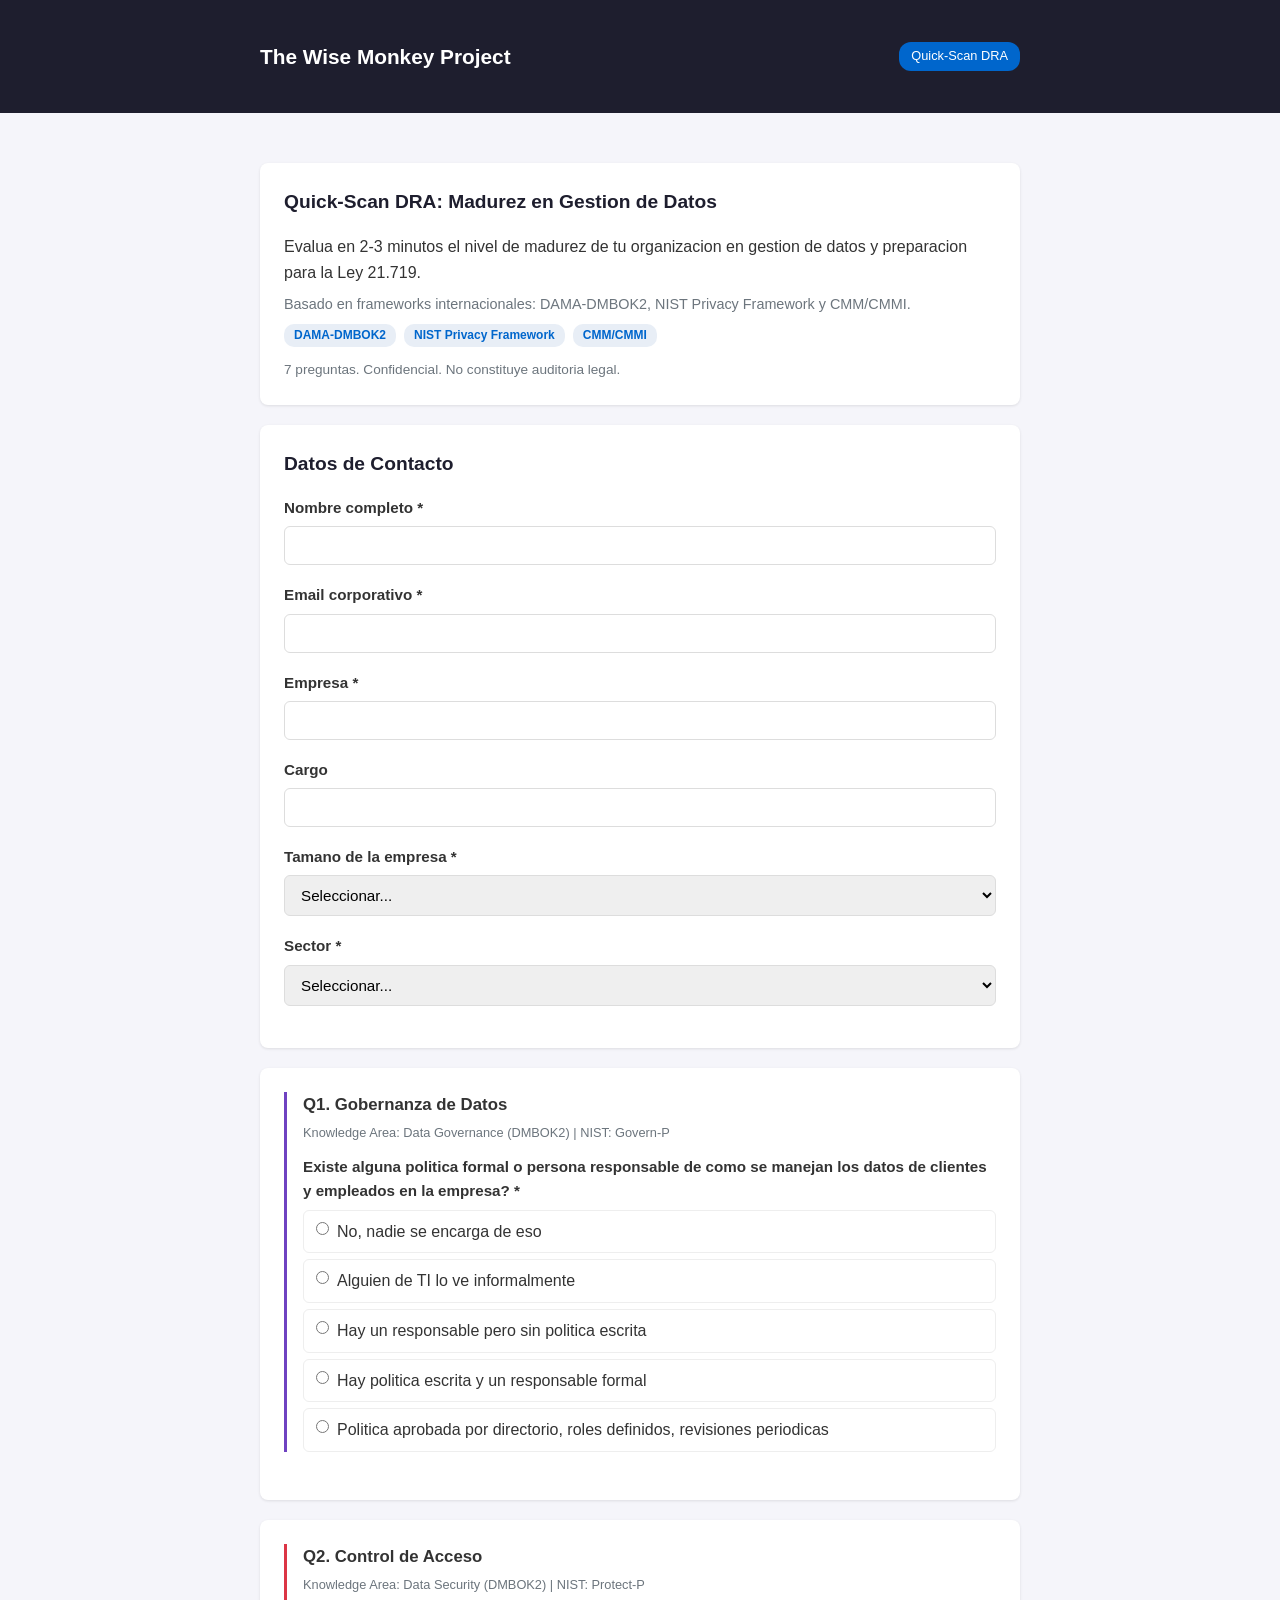
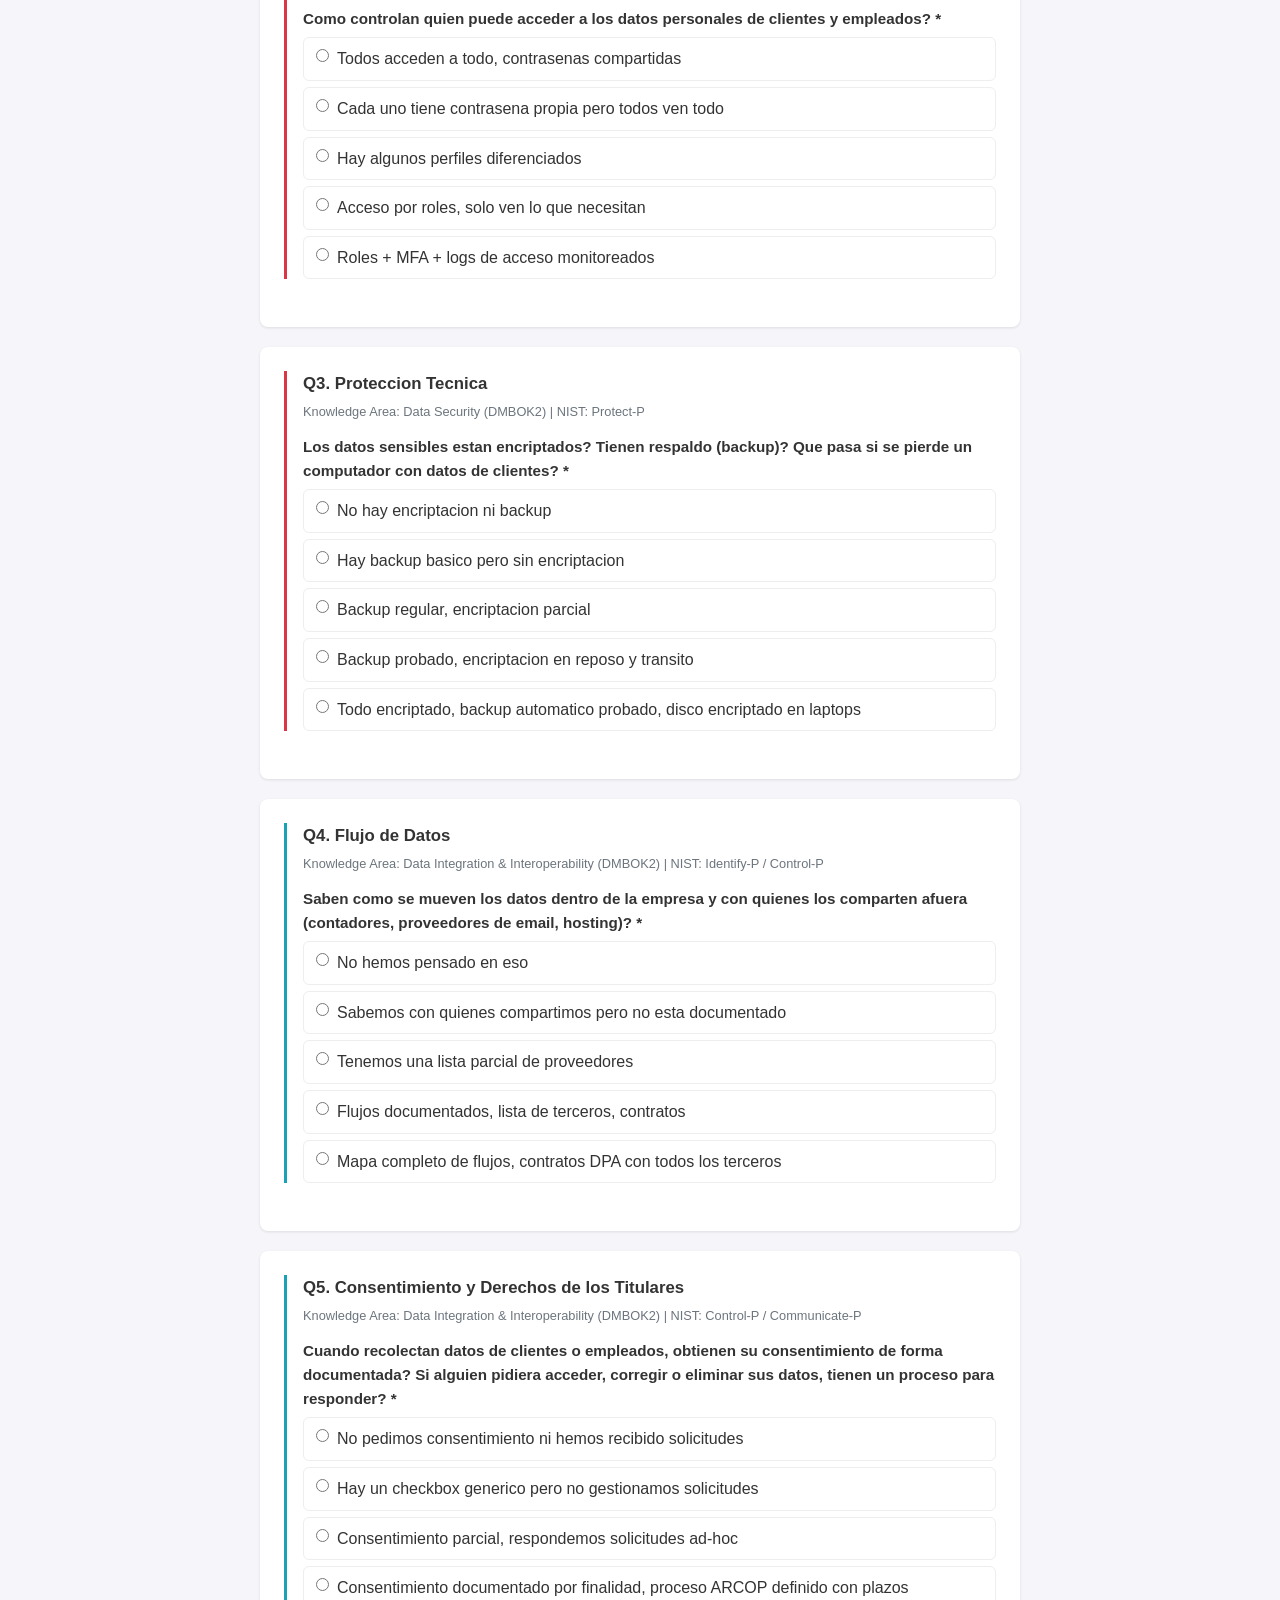
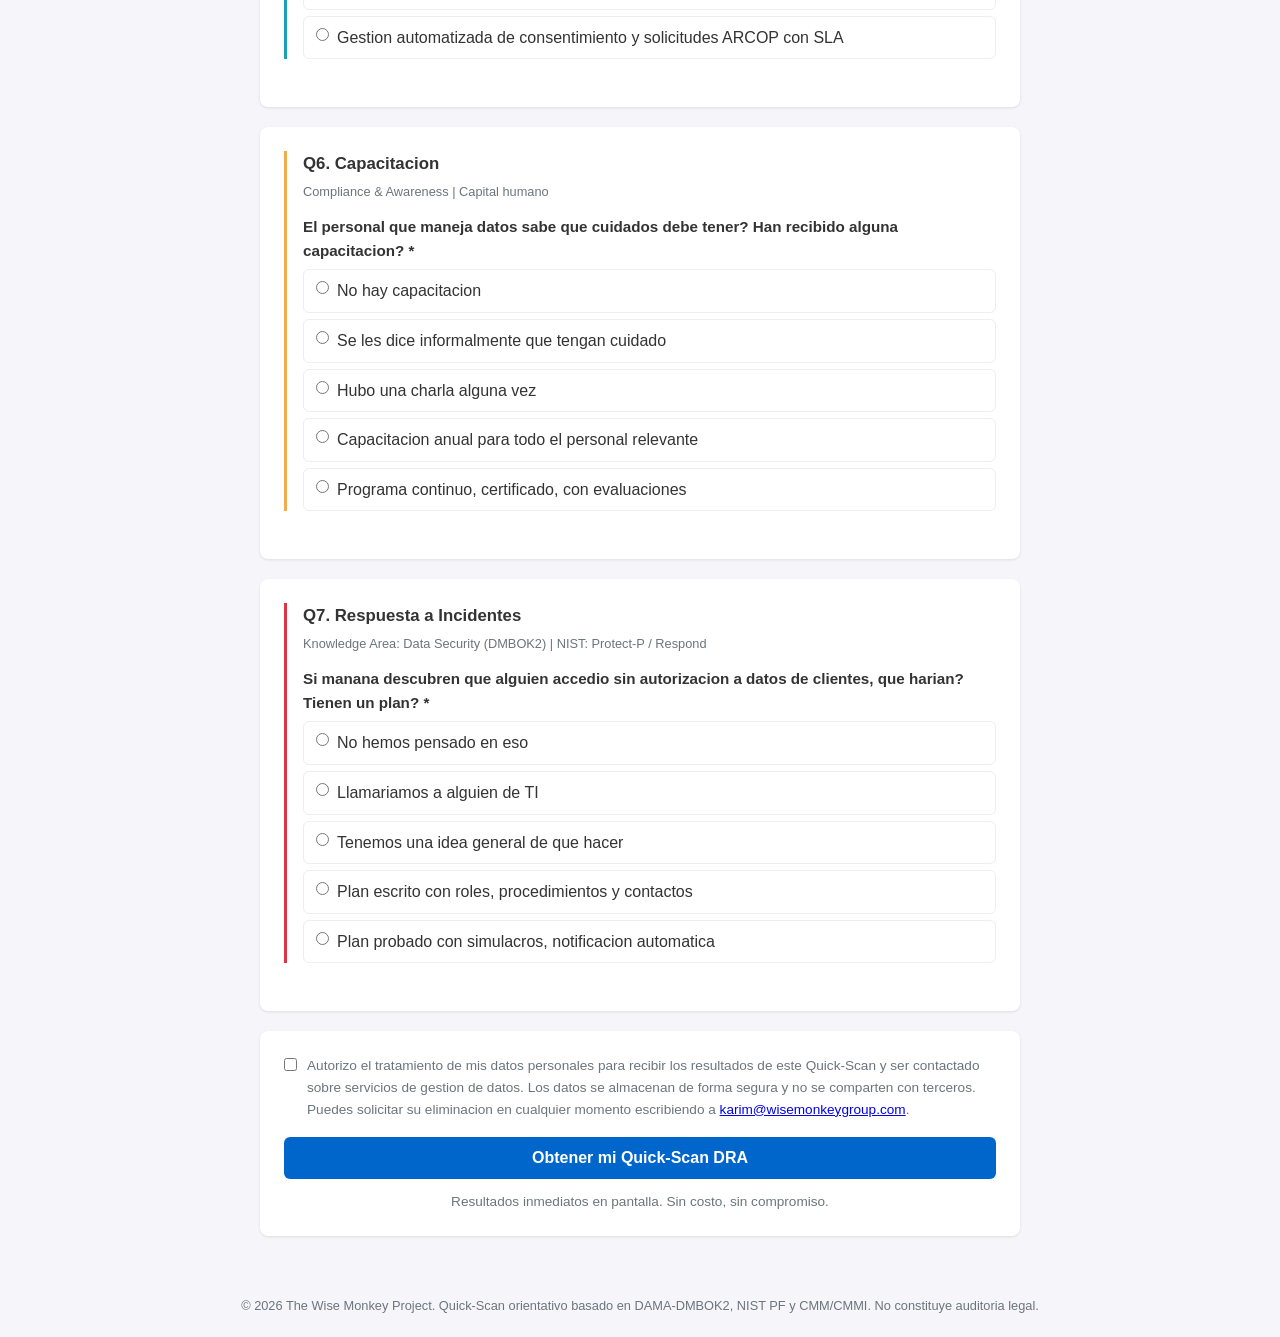
<file: index.html>
<!DOCTYPE html>
<html lang="es">
<head>
    <meta charset="UTF-8">
    <meta name="viewport" content="width=device-width, initial-scale=1.0">
    <title>Quick-Scan DRA - Madurez en Gestion de Datos | The Wise Monkey Project</title>
    <style>
        :root {
            --primary: #0066cc;
            --danger: #dc3545;
            --warning: #f0ad4e;
            --success: #28a745;
            --info: #17a2b8;
            --dark: #1e1e2e;
            --gray: #6c757d;
            --light: #f5f5fa;
            --white: #ffffff;
        }
        * { box-sizing: border-box; margin: 0; padding: 0; }
        body {
            font-family: -apple-system, BlinkMacSystemFont, 'Segoe UI', Roboto, sans-serif;
            color: #333; line-height: 1.6; background: var(--light);
        }
        .container { max-width: 800px; margin: 0 auto; padding: 20px; }
        .header {
            background: var(--dark); color: var(--white); padding: 20px 0; margin-bottom: 30px;
        }
        .header .container { display: flex; justify-content: space-between; align-items: center; }
        .header h1 { font-size: 1.3rem; font-weight: 600; }
        .header .badge { background: var(--primary); padding: 4px 12px; border-radius: 12px; font-size: 0.8rem; }
        .card {
            background: var(--white); border-radius: 8px; padding: 24px;
            margin-bottom: 20px; box-shadow: 0 1px 3px rgba(0,0,0,0.1);
        }
        .card h2 { font-size: 1.2rem; margin-bottom: 16px; color: var(--dark); }
        .form-group { margin-bottom: 18px; }
        .form-group > label {
            display: block; font-weight: 600; margin-bottom: 6px; font-size: 0.95rem;
        }
        .form-group input[type="text"],
        .form-group input[type="email"],
        .form-group select {
            width: 100%; padding: 10px 12px; border: 1px solid #ddd;
            border-radius: 6px; font-size: 0.95rem;
        }
        .form-group input:focus, .form-group select:focus {
            border-color: var(--primary); outline: none;
            box-shadow: 0 0 0 2px rgba(0,102,204,0.15);
        }
        .radio-group {
            display: flex; flex-direction: column; gap: 6px; margin-top: 6px;
        }
        .radio-group label {
            font-weight: 400; display: flex; align-items: flex-start; gap: 8px;
            padding: 8px 12px; border: 1px solid #eee; border-radius: 6px;
            cursor: pointer; transition: background 0.15s;
        }
        .radio-group label:hover { background: var(--light); }
        .radio-group input[type="radio"] { margin-top: 3px; flex-shrink: 0; }
        .ka-section { border-left: 3px solid var(--primary); padding-left: 16px; margin-bottom: 24px; }
        .ka-section.ka-governance { border-color: #6f42c1; }
        .ka-section.ka-security { border-color: var(--danger); }
        .ka-section.ka-integration { border-color: var(--info); }
        .ka-section.ka-awareness { border-color: var(--warning); }
        .ka-title { font-size: 1.05rem; font-weight: 700; margin-bottom: 4px; }
        .ka-subtitle { font-size: 0.8rem; color: var(--gray); margin-bottom: 12px; }
        .btn {
            display: inline-block; padding: 12px 28px; border: none; border-radius: 6px;
            font-size: 1rem; font-weight: 600; cursor: pointer; text-decoration: none;
            transition: opacity 0.15s;
        }
        .btn:hover { opacity: 0.9; }
        .btn-primary { background: var(--primary); color: var(--white); }
        .btn-block { display: block; width: 100%; text-align: center; }
        .btn:disabled { opacity: 0.6; cursor: not-allowed; }
        .framework-badges {
            display: flex; gap: 8px; flex-wrap: wrap; margin-top: 8px;
        }
        .framework-badge {
            background: #e8eef6; color: var(--primary); padding: 2px 10px;
            border-radius: 10px; font-size: 0.75rem; font-weight: 600;
        }

        /* Results */
        .result-banner {
            text-align: center; padding: 30px; border-radius: 8px; margin-bottom: 20px;
        }
        .result-banner.critico { background: #fde8ea; border: 2px solid var(--danger); }
        .result-banner.bajo { background: #fff3e0; border: 2px solid var(--warning); }
        .result-banner.medio { background: #e8f5e9; border: 2px solid var(--success); }
        .result-banner.alto { background: #e3f2fd; border: 2px solid var(--info); }
        .result-banner h2 { font-size: 1.5rem; margin-bottom: 8px; }
        .score-big { font-size: 2.5rem; font-weight: 700; margin: 8px 0; }
        .progress-bar {
            height: 10px; background: #e9ecef; border-radius: 5px; overflow: hidden; margin-top: 4px;
        }
        .progress-bar .fill { height: 100%; border-radius: 5px; transition: width 0.6s ease; }
        .ka-result { margin-bottom: 16px; }
        .ka-result-header { display: flex; justify-content: space-between; font-size: 0.9rem; margin-bottom: 4px; }
        .hidden { display: none; }

        /* Print styles */
        @media print {
            body { background: white; }
            .header { margin-bottom: 10px; }
            .card { box-shadow: none; border: 1px solid #ddd; break-inside: avoid; }
            .no-print { display: none !important; }
            .result-banner { break-inside: avoid; }
        }
        @media (max-width: 600px) {
            .container { padding: 12px; }
            .card { padding: 16px; }
            .framework-badges { justify-content: center; }
        }
    </style>
</head>
<body>
    <div class="header">
        <div class="container">
            <h1>The Wise Monkey Project</h1>
            <span class="badge" id="headerBadge">Quick-Scan DRA</span>
        </div>
    </div>

    <!-- ==================== FORMULARIO ==================== -->
    <div class="container" id="formSection">
        <div class="card">
            <h2>Quick-Scan DRA: Madurez en Gestion de Datos</h2>
            <p>Evalua en 2-3 minutos el nivel de madurez de tu organizacion en gestion de datos y preparacion para la Ley 21.719.</p>
            <p style="color: var(--gray); font-size: 0.9rem; margin-top: 8px;">
                Basado en frameworks internacionales: DAMA-DMBOK2, NIST Privacy Framework y CMM/CMMI.
            </p>
            <div class="framework-badges">
                <span class="framework-badge">DAMA-DMBOK2</span>
                <span class="framework-badge">NIST Privacy Framework</span>
                <span class="framework-badge">CMM/CMMI</span>
            </div>
            <p style="color: var(--gray); font-size: 0.85rem; margin-top: 12px;">
                7 preguntas. Confidencial. No constituye auditoria legal.
            </p>
        </div>

        <form id="quickScanForm" onsubmit="return procesarQuickScan(event)">

            <!-- DATOS DE CONTACTO -->
            <div class="card">
                <h2>Datos de Contacto</h2>
                <div class="form-group">
                    <label for="nombre_contacto">Nombre completo *</label>
                    <input type="text" id="nombre_contacto" name="nombre_contacto" required minlength="2" maxlength="100">
                </div>
                <div class="form-group">
                    <label for="email">Email corporativo *</label>
                    <input type="email" id="email" name="email" required>
                </div>
                <div class="form-group">
                    <label for="empresa">Empresa *</label>
                    <input type="text" id="empresa" name="empresa" required minlength="2" maxlength="100">
                </div>
                <div class="form-group">
                    <label for="cargo">Cargo</label>
                    <input type="text" id="cargo" name="cargo" maxlength="100">
                </div>
                <div class="form-group">
                    <label for="tamano">Tamano de la empresa *</label>
                    <select id="tamano" name="tamano" required>
                        <option value="">Seleccionar...</option>
                        <option value="micro_pyme">Micro/Pyme (1-49 empleados)</option>
                        <option value="mediana">Mediana (50-199 empleados)</option>
                        <option value="grande">Grande (200+ empleados)</option>
                    </select>
                </div>
                <div class="form-group">
                    <label for="sector">Sector *</label>
                    <select id="sector" name="sector" required>
                        <option value="">Seleccionar...</option>
                        <option value="fintech">Fintech / Financiero</option>
                        <option value="salud">Salud</option>
                        <option value="retail">Retail / Comercio</option>
                        <option value="educacion">Educacion</option>
                        <option value="servicios">Servicios</option>
                        <option value="otro">Otro</option>
                    </select>
                </div>
            </div>

            <!-- Q1: GOBERNANZA DE DATOS -->
            <div class="card">
                <div class="ka-section ka-governance">
                    <div class="ka-title">Q1. Gobernanza de Datos</div>
                    <div class="ka-subtitle">Knowledge Area: Data Governance (DMBOK2) | NIST: Govern-P</div>
                    <div class="form-group">
                        <label>Existe alguna politica formal o persona responsable de como se manejan los datos de clientes y empleados en la empresa? *</label>
                        <div class="radio-group">
                            <label><input type="radio" name="q1" value="0" required> No, nadie se encarga de eso</label>
                            <label><input type="radio" name="q1" value="1"> Alguien de TI lo ve informalmente</label>
                            <label><input type="radio" name="q1" value="2"> Hay un responsable pero sin politica escrita</label>
                            <label><input type="radio" name="q1" value="3"> Hay politica escrita y un responsable formal</label>
                            <label><input type="radio" name="q1" value="4"> Politica aprobada por directorio, roles definidos, revisiones periodicas</label>
                        </div>
                    </div>
                </div>
            </div>

            <!-- Q2: SEGURIDAD - CONTROL DE ACCESO -->
            <div class="card">
                <div class="ka-section ka-security">
                    <div class="ka-title">Q2. Control de Acceso</div>
                    <div class="ka-subtitle">Knowledge Area: Data Security (DMBOK2) | NIST: Protect-P</div>
                    <div class="form-group">
                        <label>Como controlan quien puede acceder a los datos personales de clientes y empleados? *</label>
                        <div class="radio-group">
                            <label><input type="radio" name="q2" value="0" required> Todos acceden a todo, contrasenas compartidas</label>
                            <label><input type="radio" name="q2" value="1"> Cada uno tiene contrasena propia pero todos ven todo</label>
                            <label><input type="radio" name="q2" value="2"> Hay algunos perfiles diferenciados</label>
                            <label><input type="radio" name="q2" value="3"> Acceso por roles, solo ven lo que necesitan</label>
                            <label><input type="radio" name="q2" value="4"> Roles + MFA + logs de acceso monitoreados</label>
                        </div>
                    </div>
                </div>
            </div>

            <!-- Q3: SEGURIDAD - PROTECCION TECNICA -->
            <div class="card">
                <div class="ka-section ka-security">
                    <div class="ka-title">Q3. Proteccion Tecnica</div>
                    <div class="ka-subtitle">Knowledge Area: Data Security (DMBOK2) | NIST: Protect-P</div>
                    <div class="form-group">
                        <label>Los datos sensibles estan encriptados? Tienen respaldo (backup)? Que pasa si se pierde un computador con datos de clientes? *</label>
                        <div class="radio-group">
                            <label><input type="radio" name="q3" value="0" required> No hay encriptacion ni backup</label>
                            <label><input type="radio" name="q3" value="1"> Hay backup basico pero sin encriptacion</label>
                            <label><input type="radio" name="q3" value="2"> Backup regular, encriptacion parcial</label>
                            <label><input type="radio" name="q3" value="3"> Backup probado, encriptacion en reposo y transito</label>
                            <label><input type="radio" name="q3" value="4"> Todo encriptado, backup automatico probado, disco encriptado en laptops</label>
                        </div>
                    </div>
                </div>
            </div>

            <!-- Q4: INTEGRACION - FLUJO DE DATOS -->
            <div class="card">
                <div class="ka-section ka-integration">
                    <div class="ka-title">Q4. Flujo de Datos</div>
                    <div class="ka-subtitle">Knowledge Area: Data Integration & Interoperability (DMBOK2) | NIST: Identify-P / Control-P</div>
                    <div class="form-group">
                        <label>Saben como se mueven los datos dentro de la empresa y con quienes los comparten afuera (contadores, proveedores de email, hosting)? *</label>
                        <div class="radio-group">
                            <label><input type="radio" name="q4" value="0" required> No hemos pensado en eso</label>
                            <label><input type="radio" name="q4" value="1"> Sabemos con quienes compartimos pero no esta documentado</label>
                            <label><input type="radio" name="q4" value="2"> Tenemos una lista parcial de proveedores</label>
                            <label><input type="radio" name="q4" value="3"> Flujos documentados, lista de terceros, contratos</label>
                            <label><input type="radio" name="q4" value="4"> Mapa completo de flujos, contratos DPA con todos los terceros</label>
                        </div>
                    </div>
                </div>
            </div>

            <!-- Q5: INTEGRATION - CONSENTIMIENTO Y DERECHOS ARCOP -->
            <div class="card">
                <div class="ka-section ka-integration">
                    <div class="ka-title">Q5. Consentimiento y Derechos de los Titulares</div>
                    <div class="ka-subtitle">Knowledge Area: Data Integration & Interoperability (DMBOK2) | NIST: Control-P / Communicate-P</div>
                    <div class="form-group">
                        <label>Cuando recolectan datos de clientes o empleados, obtienen su consentimiento de forma documentada? Si alguien pidiera acceder, corregir o eliminar sus datos, tienen un proceso para responder? *</label>
                        <div class="radio-group">
                            <label><input type="radio" name="q5" value="0" required> No pedimos consentimiento ni hemos recibido solicitudes</label>
                            <label><input type="radio" name="q5" value="1"> Hay un checkbox generico pero no gestionamos solicitudes</label>
                            <label><input type="radio" name="q5" value="2"> Consentimiento parcial, respondemos solicitudes ad-hoc</label>
                            <label><input type="radio" name="q5" value="3"> Consentimiento documentado por finalidad, proceso ARCOP definido con plazos</label>
                            <label><input type="radio" name="q5" value="4"> Gestion automatizada de consentimiento y solicitudes ARCOP con SLA</label>
                        </div>
                    </div>
                </div>
            </div>

            <!-- Q6: AWARENESS - CAPACITACION -->
            <div class="card">
                <div class="ka-section ka-awareness">
                    <div class="ka-title">Q6. Capacitacion</div>
                    <div class="ka-subtitle">Compliance & Awareness | Capital humano</div>
                    <div class="form-group">
                        <label>El personal que maneja datos sabe que cuidados debe tener? Han recibido alguna capacitacion? *</label>
                        <div class="radio-group">
                            <label><input type="radio" name="q6" value="0" required> No hay capacitacion</label>
                            <label><input type="radio" name="q6" value="1"> Se les dice informalmente que tengan cuidado</label>
                            <label><input type="radio" name="q6" value="2"> Hubo una charla alguna vez</label>
                            <label><input type="radio" name="q6" value="3"> Capacitacion anual para todo el personal relevante</label>
                            <label><input type="radio" name="q6" value="4"> Programa continuo, certificado, con evaluaciones</label>
                        </div>
                    </div>
                </div>
            </div>

            <!-- Q7: SEGURIDAD - RESPUESTA A INCIDENTES -->
            <div class="card">
                <div class="ka-section ka-security">
                    <div class="ka-title">Q7. Respuesta a Incidentes</div>
                    <div class="ka-subtitle">Knowledge Area: Data Security (DMBOK2) | NIST: Protect-P / Respond</div>
                    <div class="form-group">
                        <label>Si manana descubren que alguien accedio sin autorizacion a datos de clientes, que harian? Tienen un plan? *</label>
                        <div class="radio-group">
                            <label><input type="radio" name="q7" value="0" required> No hemos pensado en eso</label>
                            <label><input type="radio" name="q7" value="1"> Llamariamos a alguien de TI</label>
                            <label><input type="radio" name="q7" value="2"> Tenemos una idea general de que hacer</label>
                            <label><input type="radio" name="q7" value="3"> Plan escrito con roles, procedimientos y contactos</label>
                            <label><input type="radio" name="q7" value="4"> Plan probado con simulacros, notificacion automatica</label>
                        </div>
                    </div>
                </div>
            </div>

            <div class="card" style="text-align: center;">
                <div style="text-align: left; margin-bottom: 16px;">
                    <label style="display: flex; align-items: flex-start; gap: 10px; font-weight: 400; font-size: 0.85rem; color: var(--gray); cursor: pointer;">
                        <input type="checkbox" id="consentimiento" required style="margin-top: 3px; flex-shrink: 0;">
                        <span>Autorizo el tratamiento de mis datos personales para recibir los resultados de este Quick-Scan y ser contactado sobre servicios de gestion de datos. Los datos se almacenan de forma segura y no se comparten con terceros. Puedes solicitar su eliminacion en cualquier momento escribiendo a <a href="mailto:karim@wisemonkeygroup.com">karim@wisemonkeygroup.com</a>.</span>
                    </label>
                </div>
                <button type="submit" class="btn btn-primary btn-block" id="submitBtn">Obtener mi Quick-Scan DRA</button>
                <p style="margin-top: 12px; font-size: 0.85rem; color: var(--gray);">
                    Resultados inmediatos en pantalla. Sin costo, sin compromiso.
                </p>
            </div>
        </form>
    </div>

    <!-- ==================== RESULTADOS ==================== -->
    <div class="container hidden" id="resultSection">
        <!-- Populated by JavaScript -->
    </div>

    <div style="text-align: center; padding: 20px; color: var(--gray); font-size: 0.8rem;">
        &copy; 2026 The Wise Monkey Project. Quick-Scan orientativo basado en DAMA-DMBOK2, NIST PF y CMM/CMMI. No constituye auditoria legal.
    </div>

    <script>
    // ============================================================
    // QUICK-SCAN DRA SCORING ENGINE
    // Replica de QuickScanScoring (DRA src/scoring.py)
    // 7 preguntas, escala 0-4, score 0-100%
    // ============================================================

    const QUESTIONS = ['q1', 'q2', 'q3', 'q4', 'q5', 'q6', 'q7'];

    const QUESTION_LABELS = {
        q1: 'Gobernanza de Datos',
        q2: 'Control de Acceso',
        q3: 'Proteccion Tecnica',
        q4: 'Flujo de Datos',
        q5: 'Consentimiento y Derechos ARCOP',
        q6: 'Capacitacion',
        q7: 'Respuesta a Incidentes'
    };

    // Mapeo pregunta → Knowledge Area (DMBOK2)
    const KA_MAPPING = {
        q1: 'governance',
        q2: 'security',
        q3: 'security',
        q4: 'integration',
        q5: 'integration',
        q6: 'governance',
        q7: 'security'
    };

    const KA_NAMES = {
        governance: 'Data Governance',
        security: 'Data Security',
        integration: 'Data Integration & Interoperability'
    };

    const KA_COLORS = {
        governance: '#6f42c1',
        security: '#dc3545',
        integration: '#17a2b8'
    };

    const LEVELS = [
        { min: 0, max: 25, nivel: 'Critico', clase: 'critico', rec: 'DRA Assessment urgente — minimo 3 Knowledge Areas. Alto riesgo regulatorio ante la Ley 21.719.' },
        { min: 26, max: 50, nivel: 'Bajo', clase: 'bajo', rec: 'DRA Assessment recomendado — priorizar las Knowledge Areas con peor score para cerrar brechas criticas.' },
        { min: 51, max: 75, nivel: 'Medio', clase: 'medio', rec: 'DRA Assessment selectivo — foco en gaps especificos identificados en las areas mas debiles.' },
        { min: 76, max: 100, nivel: 'Alto', clase: 'alto', rec: 'Buen nivel de madurez. Recomendamos DRA lite o monitoreo periodico para mantener el cumplimiento.' }
    ];

    const CRITICAL_AREA_LABELS = {
        governance: 'Gobernanza de Datos — Sin estructura formal de gestion de datos ni roles definidos.',
        security: 'Seguridad de Datos — Controles insuficientes para proteger datos personales.',
        integration: 'Integracion de Datos — Flujos de datos no mapeados ni controlados con terceros.'
    };

    // ---- CONFIGURABLE: Link de WhatsApp ----
    const WHATSAPP_URL = "https://wa.me/56988044140?text=Hola%2C%20acabo%20de%20completar%20el%20Quick-Scan%20DRA%20y%20me%20gustar%C3%ADa%20saber%20m%C3%A1s%20sobre%20el%20DRA%20Assessment.";

    // ---- CONFIGURABLE: URL de tu Google Apps Script (web app) ----
    const GOOGLE_SHEET_URL = "https://script.google.com/macros/s/AKfycbzUyrZdc_nNCJHN_4wnrJITaiP1FFuA8PPB3TuHmP_y8T2pwJ0ZLHrmdUvbhzW7j9TgVA/exec";

    function getRadioValue(name) {
        const el = document.querySelector(`input[name="${name}"]:checked`);
        return el ? parseInt(el.value) : 0;
    }

    function calcularQuickScan() {
        const responses = {};
        for (const q of QUESTIONS) {
            responses[q] = getRadioValue(q);
        }

        const total = Object.values(responses).reduce((sum, v) => sum + v, 0);
        const maxScore = QUESTIONS.length * 4; // 28
        const percentage = Math.round((total / maxScore) * 100);

        // Determine level
        let nivel = 'Desconocido';
        let clase = 'bajo';
        let recommendation = '';
        for (const lv of LEVELS) {
            if (percentage >= lv.min && percentage <= lv.max) {
                nivel = lv.nivel;
                clase = lv.clase;
                recommendation = lv.rec;
                break;
            }
        }

        // Calculate KA averages
        const kaScores = {};
        const kaCounts = {};
        for (const q of QUESTIONS) {
            const ka = KA_MAPPING[q];
            kaScores[ka] = (kaScores[ka] || 0) + responses[q];
            kaCounts[ka] = (kaCounts[ka] || 0) + 1;
        }
        const kaAverages = {};
        for (const ka of Object.keys(kaScores)) {
            kaAverages[ka] = kaScores[ka] / kaCounts[ka];
        }

        // Identify critical area (lowest KA average)
        let criticalKA = Object.keys(kaAverages).reduce((a, b) => kaAverages[a] <= kaAverages[b] ? a : b);

        // Sort KAs by score (ascending = most needy first)
        const suggestedKAs = Object.keys(kaAverages).sort((a, b) => kaAverages[a] - kaAverages[b]);

        // Per-question details for gap analysis
        const questionDetails = QUESTIONS.map(q => ({
            key: q,
            label: QUESTION_LABELS[q],
            ka: KA_MAPPING[q],
            score: responses[q],
            maxScore: 4
        }));

        // Financial exposure based on level
        let exposure;
        if (nivel === 'Critico') {
            exposure = 'USD $350,000 - $1,400,000 (multas graves a gravisimas)';
        } else if (nivel === 'Bajo') {
            exposure = 'USD $50,000 - $700,000 (multas leves a graves)';
        } else if (nivel === 'Medio') {
            exposure = 'Exposicion moderada — brechas especificas pueden generar multas leves';
        } else {
            exposure = 'Riesgo financiero bajo con controles actuales';
        }

        return {
            responses,
            total,
            maxScore,
            percentage,
            nivel,
            clase,
            recommendation,
            kaAverages,
            criticalKA,
            suggestedKAs,
            questionDetails,
            exposure
        };
    }

    function barColor(score, max) {
        const pct = (score / max) * 100;
        if (pct <= 25) return 'var(--danger)';
        if (pct <= 50) return 'var(--warning)';
        if (pct <= 75) return 'var(--success)';
        return 'var(--info)';
    }

    function renderResultados(result, contacto) {
        let html = '';

        // Banner with score
        html += `
            <div class="result-banner ${result.clase}">
                <p style="font-size:0.9rem; text-transform:uppercase; letter-spacing:1px; margin-bottom:4px;">Nivel de Madurez</p>
                <h2>${result.nivel}</h2>
                <div class="score-big">${result.percentage}%</div>
                <p>${result.total}/${result.maxScore} puntos</p>
                <p style="font-size:0.85rem; margin-top:8px; color:var(--gray);">${contacto.empresa} | ${contacto.nombre}</p>
            </div>`;

        // KA scores
        html += `<div class="card"><h2>Score por Knowledge Area (DMBOK2)</h2>`;
        for (const ka of ['governance', 'security', 'integration']) {
            const avg = result.kaAverages[ka] || 0;
            const pct = Math.round((avg / 4) * 100);
            const isCritical = ka === result.criticalKA;
            html += `
                <div class="ka-result" ${isCritical ? 'style="background:#fff5f5; padding:10px; border-radius:6px; margin:0 -10px 16px -10px;"' : ''}>
                    <div class="ka-result-header">
                        <strong style="color:${KA_COLORS[ka]}">${KA_NAMES[ka]}${isCritical ? ' (Area Critica)' : ''}</strong>
                        <span>${pct}% (${avg.toFixed(1)}/4.0)</span>
                    </div>
                    <div class="progress-bar">
                        <div class="fill" style="width:${pct}%; background:${KA_COLORS[ka]};"></div>
                    </div>
                </div>`;
        }
        html += `</div>`;

        // Detail per question
        html += `<div class="card"><h2>Detalle por Pregunta</h2>`;
        for (const q of result.questionDetails) {
            const pct = Math.round((q.score / q.maxScore) * 100);
            html += `
                <div style="margin-bottom:12px;">
                    <div style="display:flex; justify-content:space-between; font-size:0.85rem;">
                        <span>${q.label}</span>
                        <span style="color:var(--gray); font-weight:600;">${q.score}/${q.maxScore}</span>
                    </div>
                    <div class="progress-bar">
                        <div class="fill" style="width:${pct}%; background:${barColor(q.score, q.maxScore)};"></div>
                    </div>
                </div>`;
        }
        html += `</div>`;

        // Critical area (solo mostrar si hay brecha real)
        if (result.percentage < 76) {
            html += `
                <div class="card" style="border-left: 4px solid var(--danger);">
                    <h2 style="color: var(--danger);">Area Critica Identificada</h2>
                    <p style="font-weight:600; margin-bottom:8px;">${KA_NAMES[result.criticalKA]}</p>
                    <p>${CRITICAL_AREA_LABELS[result.criticalKA]}</p>
                </div>`;
        } else {
            html += `
                <div class="card" style="border-left: 4px solid var(--info);">
                    <h2 style="color: var(--info);">Estado General</h2>
                    <p>Su organizacion muestra buen nivel de madurez en las 3 Knowledge Areas evaluadas. Un DRA Assessment lite puede validar el cumplimiento y detectar oportunidades de mejora.</p>
                </div>`;
        }

        // Financial exposure
        html += `
            <div class="card">
                <h2>Exposicion Financiera Estimada (Ley 21.719)</h2>
                <p style="font-size:1.1rem; font-weight:600;">${result.exposure}</p>
                <p style="font-size:0.85rem; color:var(--gray); margin-top:8px;">
                    Basado en regimen sancionatorio: leves hasta ~$350K USD, graves ~$700K USD, gravisimas ~$1.4M USD. Reincidencia: 2-4% ingresos anuales.
                </p>
            </div>`;

        // Recommendation
        html += `
            <div class="card">
                <h2>Recomendacion</h2>
                <p>${result.recommendation}</p>
                <p style="margin-top:12px; font-size:0.9rem;">
                    <strong>Knowledge Areas sugeridas para DRA Assessment:</strong>
                    ${result.suggestedKAs.map(ka => KA_NAMES[ka]).join(' → ')}
                </p>
            </div>`;

        // Frameworks used
        html += `
            <div class="card">
                <h2>Metodologia Aplicada</h2>
                <p style="font-size:0.9rem;">Este Quick-Scan evalua 3 Knowledge Areas criticas usando triple framework:</p>
                <ul style="margin-top:8px; padding-left:20px; font-size:0.9rem;">
                    <li><strong>DAMA-DMBOK2</strong> — QUE evaluar (Knowledge Areas de gestion de datos)</li>
                    <li><strong>NIST Privacy Framework</strong> — CONTRA QUE comparar (Current vs Target Profile)</li>
                    <li><strong>CMM/CMMI</strong> — COMO medir (niveles 0-4 de madurez simplificados)</li>
                </ul>
                <p style="font-size:0.85rem; color:var(--gray); margin-top:8px;">
                    El DRA Assessment completo profundiza en 5 subdimensiones por KA (roles, procesos, herramientas, calidad, riesgos) con escala CMM 0-5.
                </p>
            </div>`;

        // CTA
        html += `
            <div class="card" style="text-align:center; background:var(--dark); color:var(--white);">
                <h2 style="color:var(--white);">Siguiente Paso: DRA Assessment</h2>
                <p style="margin-bottom:16px;">
                    Obtiene un diagnostico completo con gap analysis detallado, roadmap priorizado y quick wins implementables en semanas.
                </p>
                <a href="${WHATSAPP_URL}" class="btn btn-primary" target="_blank" style="background:#25D366; margin-bottom:12px;">
                    Solicitar DRA Assessment por WhatsApp
                </a>
                <p style="font-size:0.85rem; color:rgba(255,255,255,0.7); margin-top:12px;">
                    Conversacion de 15 min sin compromiso para entender tu situacion.
                </p>
            </div>`;

        // Print button
        html += `
            <div class="card no-print" style="text-align:center;">
                <button class="btn btn-primary" onclick="window.print()">Guardar como PDF</button>
                <p style="margin-top:8px; font-size:0.85rem; color:var(--gray);">
                    Usa "Guardar como PDF" en el dialogo de impresion para obtener tu reporte.
                </p>
            </div>`;

        document.getElementById('resultSection').innerHTML = html;
    }

    async function enviarAGoogleSheet(contacto, result) {
        if (!GOOGLE_SHEET_URL) return;
        try {
            const payload = {
                timestamp: new Date().toISOString(),
                nombre: contacto.nombre,
                email: contacto.email,
                empresa: contacto.empresa,
                cargo: contacto.cargo,
                tamano: contacto.tamano,
                sector: contacto.sector,
                q1: result.responses.q1,
                q2: result.responses.q2,
                q3: result.responses.q3,
                q4: result.responses.q4,
                q5: result.responses.q5,
                q6: result.responses.q6,
                q7: result.responses.q7,
                score_pct: result.percentage,
                nivel: result.nivel,
                area_critica: result.criticalKA,
                kas_sugeridas: result.suggestedKAs.join(' > '),
                ka_governance_pct: Math.round((result.kaAverages.governance / 4) * 100),
                ka_security_pct: Math.round((result.kaAverages.security / 4) * 100),
                ka_integration_pct: Math.round((result.kaAverages.integration / 4) * 100)
            };
            await fetch(GOOGLE_SHEET_URL, {
                method: "POST",
                mode: "no-cors",
                headers: { "Content-Type": "application/json" },
                body: JSON.stringify(payload)
            });
        } catch (e) {
            console.warn("No se pudo enviar a Google Sheets:", e);
        }
    }

    function procesarQuickScan(event) {
        event.preventDefault();

        const contacto = {
            nombre: document.getElementById('nombre_contacto').value,
            email: document.getElementById('email').value,
            empresa: document.getElementById('empresa').value,
            cargo: document.getElementById('cargo').value || '',
            tamano: document.getElementById('tamano').value,
            sector: document.getElementById('sector').value
        };

        const result = calcularQuickScan();

        renderResultados(result, contacto);

        document.getElementById('formSection').classList.add('hidden');
        document.getElementById('resultSection').classList.remove('hidden');
        document.getElementById('headerBadge').textContent = 'Resultados';
        window.scrollTo({ top: 0, behavior: 'smooth' });

        enviarAGoogleSheet(contacto, result);

        return false;
    }
    </script>
</body>
</html>
</file>
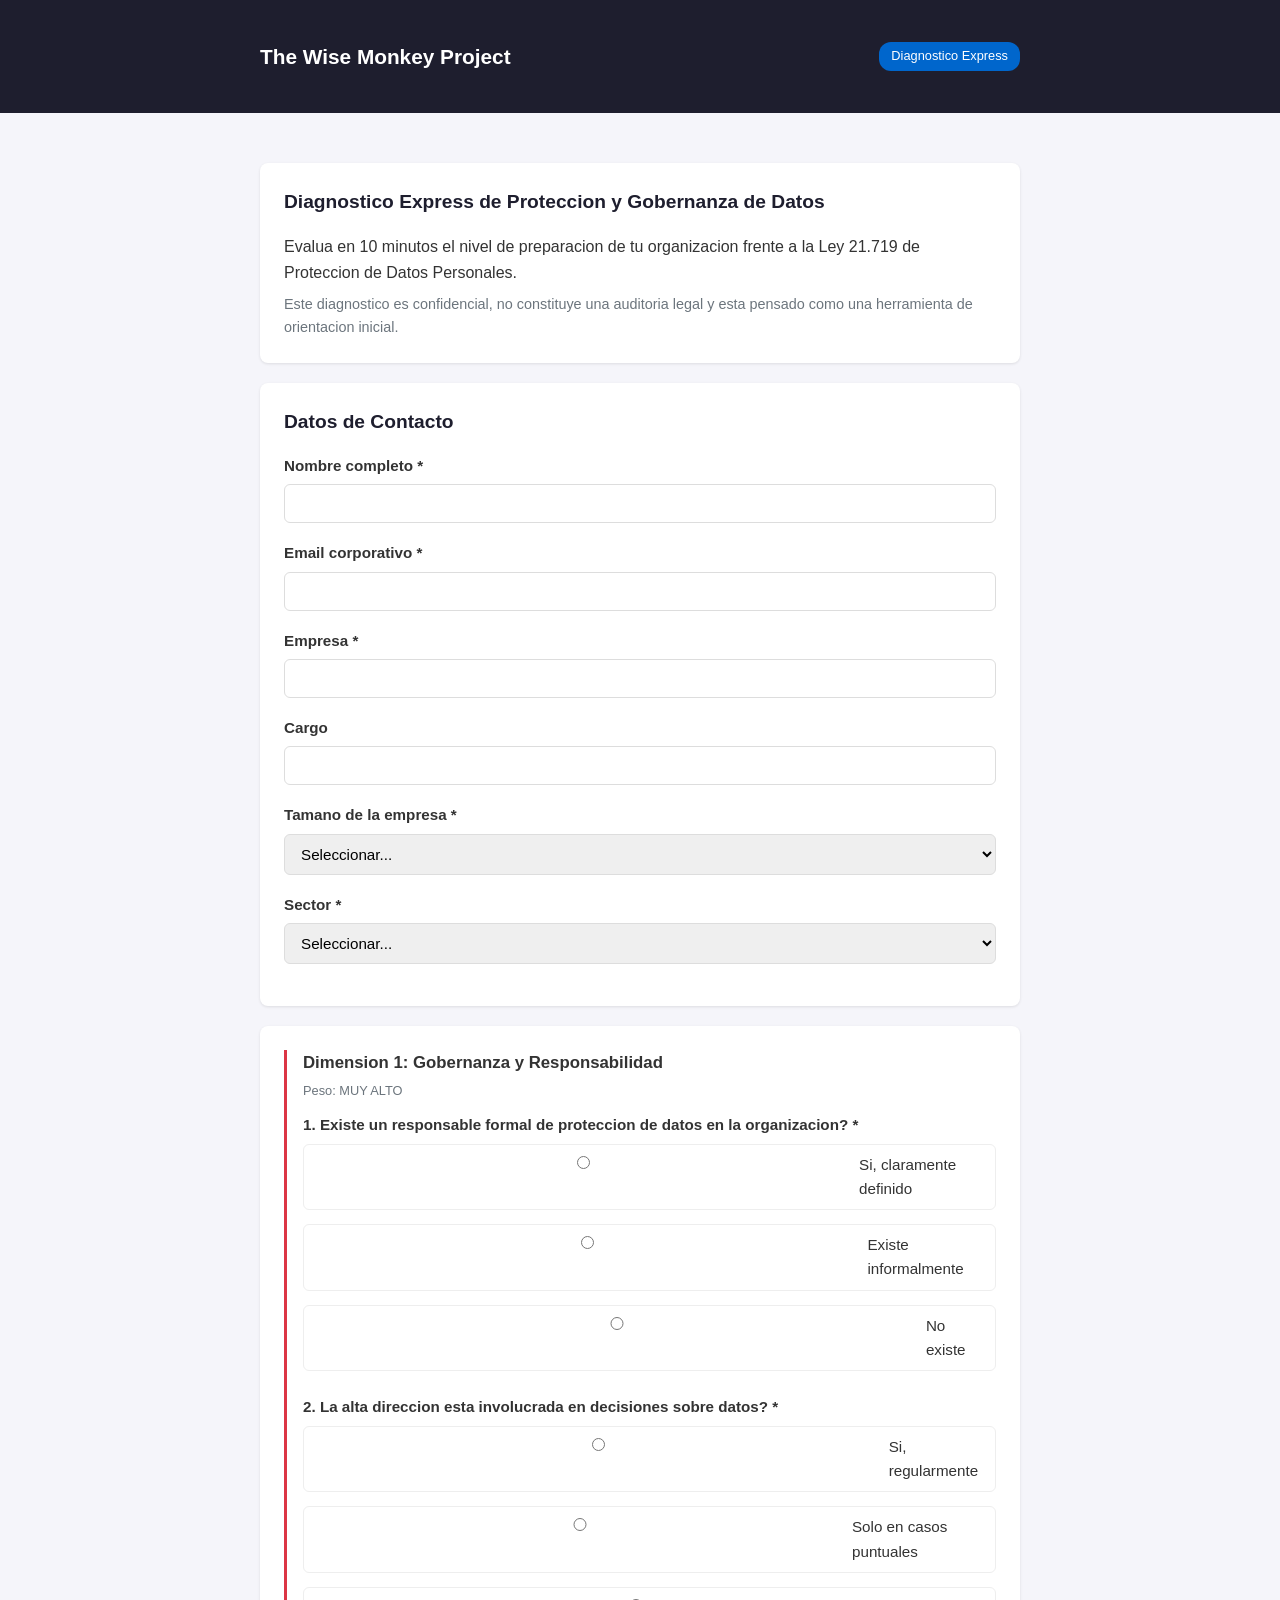
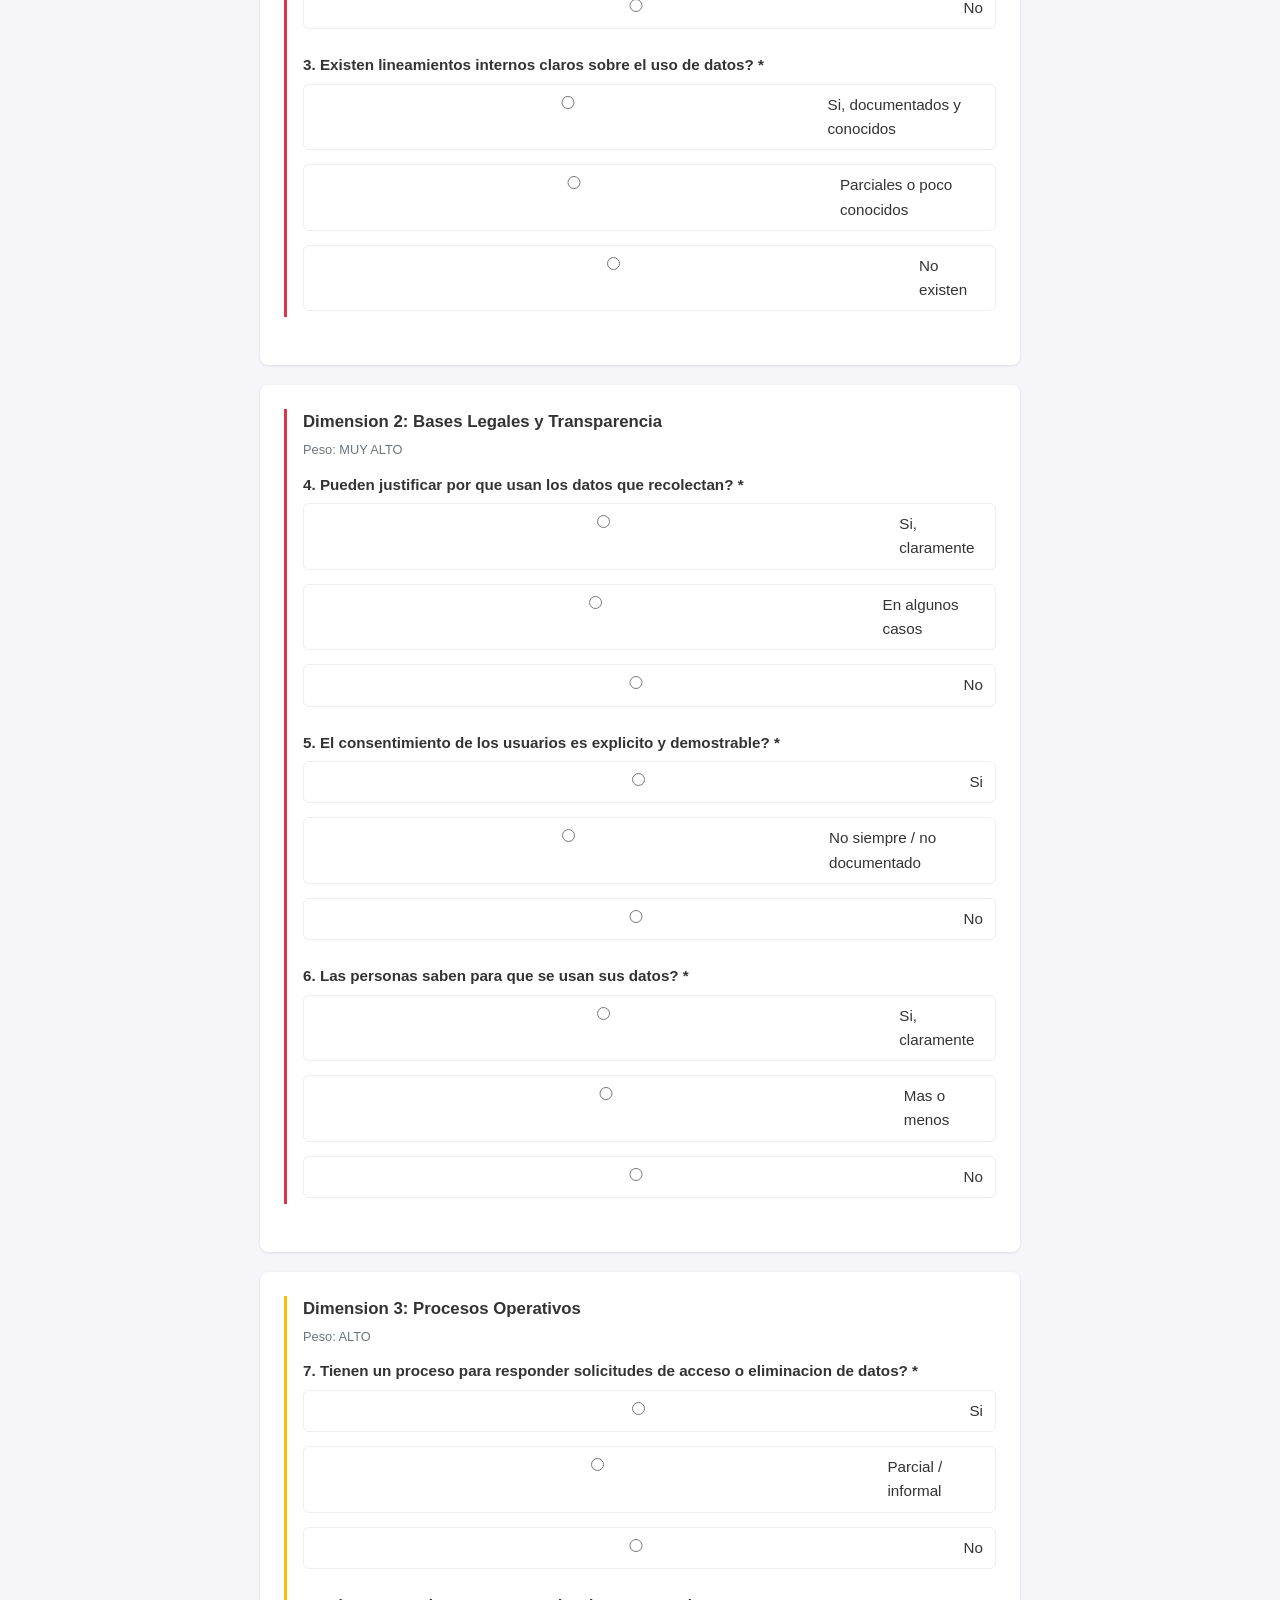
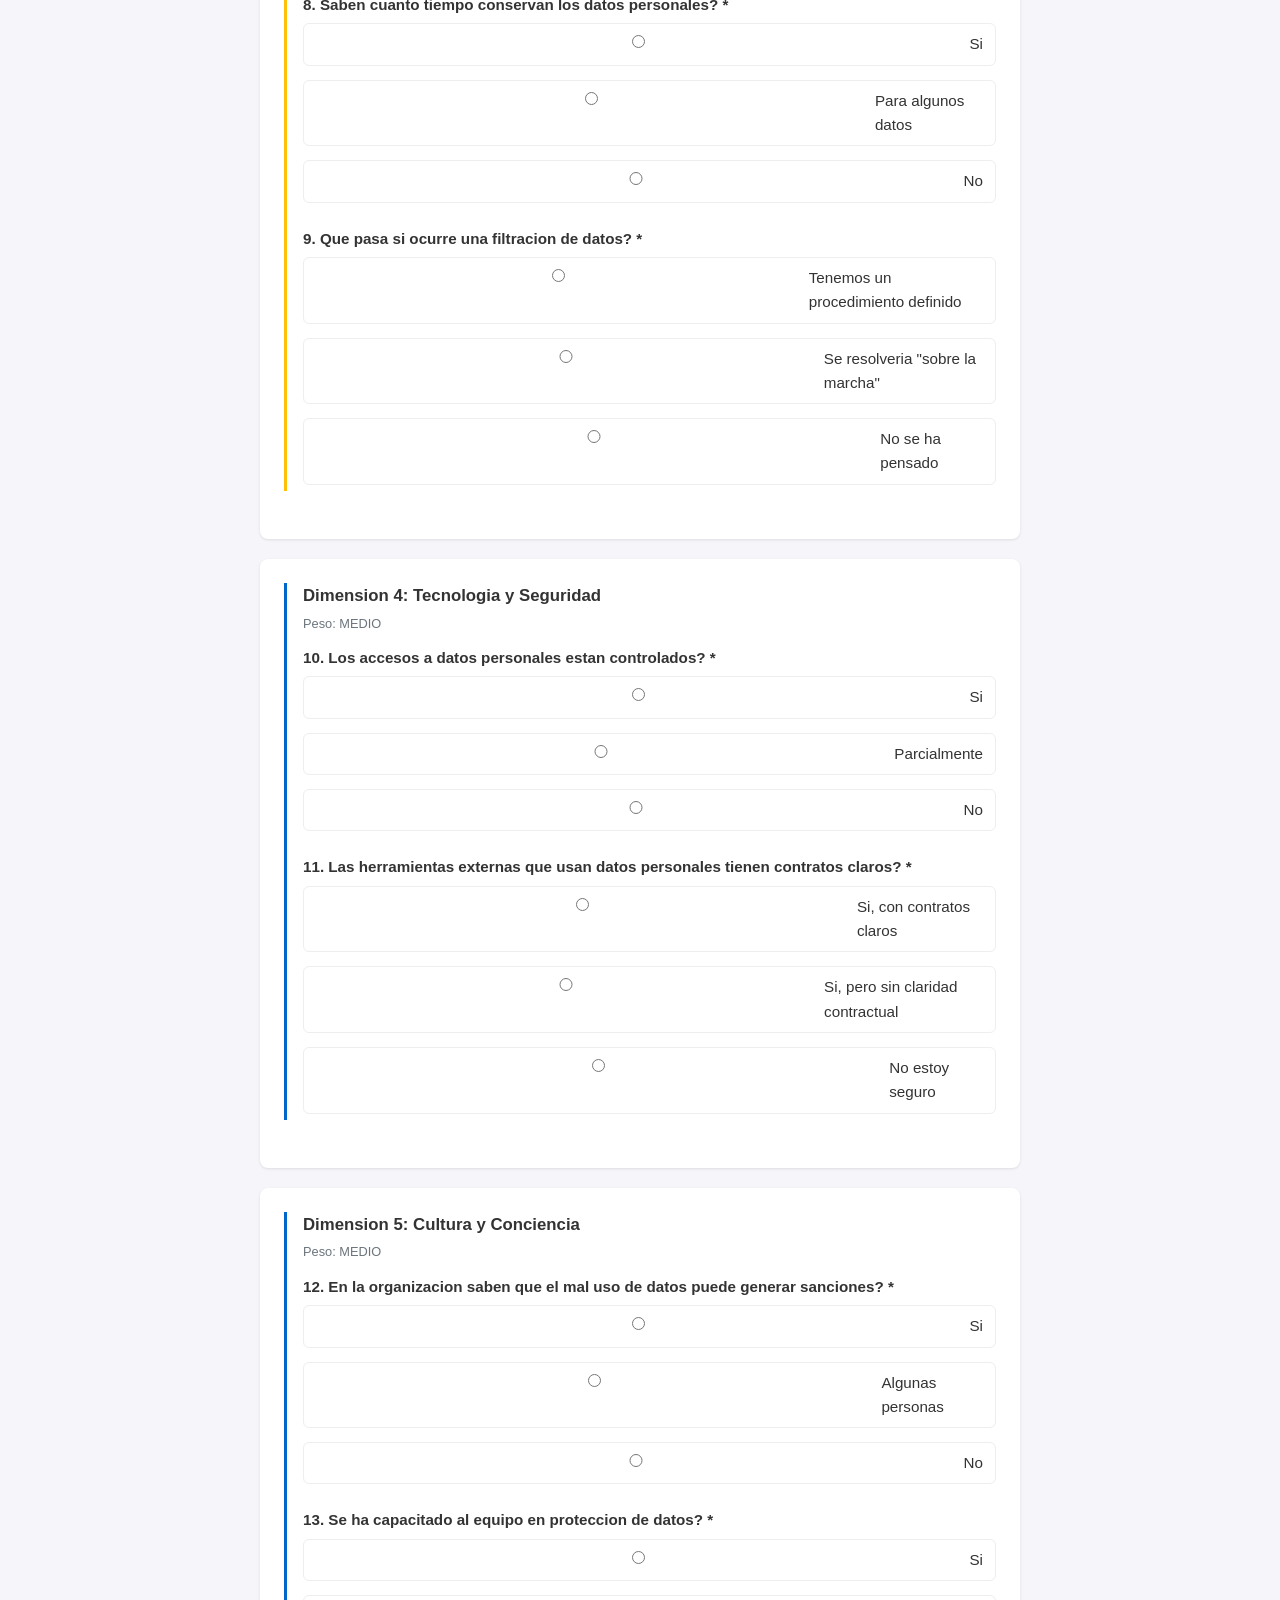
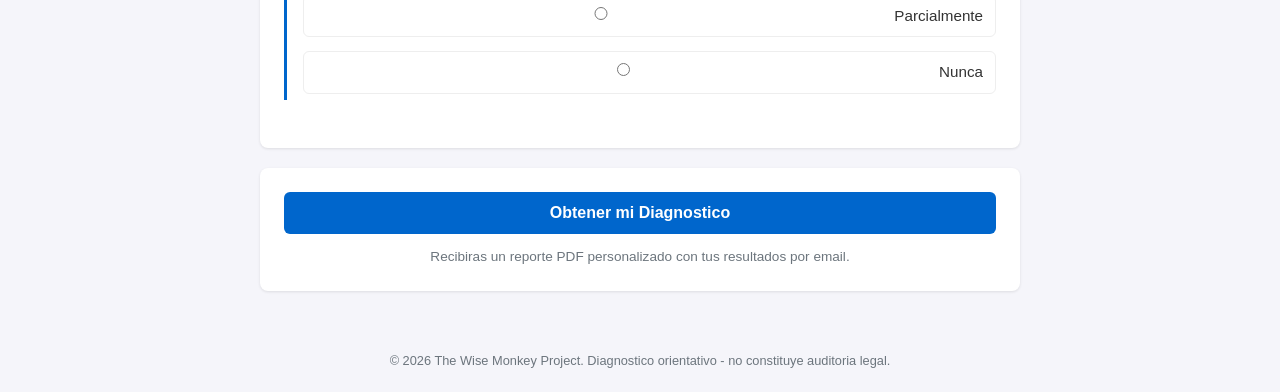
<file: templates/diagnostico.html>
<!DOCTYPE html>
<html lang="es">
<head>
    <meta charset="UTF-8">
    <meta name="viewport" content="width=device-width, initial-scale=1.0">
    <title>Diagnostico Express - Proteccion de Datos | Ley 21.719</title>
    <link rel="stylesheet" href="/static/style.css">
</head>
<body>
    <div class="header">
        <div class="container">
            <h1>The Wise Monkey Project</h1>
            <span class="badge">Diagnostico Express</span>
        </div>
    </div>

    <div class="container">
        <div class="card">
            <h2>Diagnostico Express de Proteccion y Gobernanza de Datos</h2>
            <p>Evalua en 10 minutos el nivel de preparacion de tu organizacion frente a la Ley 21.719 de Proteccion de Datos Personales.</p>
            <p style="color: var(--gray); font-size: 0.9rem; margin-top: 8px;">
                Este diagnostico es confidencial, no constituye una auditoria legal y esta pensado como una herramienta de orientacion inicial.
            </p>
        </div>

        <form method="POST" action="/diagnostico/result" id="diagnosticoForm">

            <!-- CONTEXTO -->
            <div class="card">
                <h2>Datos de Contacto</h2>

                <div class="form-group">
                    <label for="nombre_contacto">Nombre completo *</label>
                    <input type="text" id="nombre_contacto" name="nombre_contacto" required minlength="2" maxlength="100">
                </div>

                <div class="form-group">
                    <label for="email">Email corporativo *</label>
                    <input type="email" id="email" name="email" required>
                </div>

                <div class="form-group">
                    <label for="empresa">Empresa *</label>
                    <input type="text" id="empresa" name="empresa" required minlength="2" maxlength="100">
                </div>

                <div class="form-group">
                    <label for="cargo">Cargo</label>
                    <input type="text" id="cargo" name="cargo" maxlength="100">
                </div>

                <div class="form-group">
                    <label for="tamano">Tamano de la empresa *</label>
                    <select id="tamano" name="tamano" required>
                        <option value="">Seleccionar...</option>
                        <option value="micro_pyme">Micro/Pyme (1-49 empleados)</option>
                        <option value="mediana">Mediana (50-199 empleados)</option>
                        <option value="grande">Grande (200+ empleados)</option>
                    </select>
                </div>

                <div class="form-group">
                    <label for="sector">Sector *</label>
                    <select id="sector" name="sector" required>
                        <option value="">Seleccionar...</option>
                        <option value="fintech">Fintech / Financiero</option>
                        <option value="salud">Salud</option>
                        <option value="retail">Retail / Comercio</option>
                        <option value="educacion">Educacion</option>
                        <option value="servicios">Servicios</option>
                        <option value="otro">Otro</option>
                    </select>
                </div>
            </div>

            <!-- DIMENSION 1: GOBERNANZA -->
            <div class="card">
                <div class="dimension peso-muy-alto">
                    <div class="dimension-title">Dimension 1: Gobernanza y Responsabilidad</div>
                    <div class="dimension-weight">Peso: MUY ALTO</div>

                    <div class="form-group">
                        <label>1. Existe un responsable formal de proteccion de datos en la organizacion? *</label>
                        <div class="radio-group">
                            <label><input type="radio" name="p1_1" value="0" required> Si, claramente definido</label>
                            <label><input type="radio" name="p1_1" value="5"> Existe informalmente</label>
                            <label><input type="radio" name="p1_1" value="15"> No existe</label>
                        </div>
                    </div>

                    <div class="form-group">
                        <label>2. La alta direccion esta involucrada en decisiones sobre datos? *</label>
                        <div class="radio-group">
                            <label><input type="radio" name="p1_2" value="0" required> Si, regularmente</label>
                            <label><input type="radio" name="p1_2" value="5"> Solo en casos puntuales</label>
                            <label><input type="radio" name="p1_2" value="10"> No</label>
                        </div>
                    </div>

                    <div class="form-group">
                        <label>3. Existen lineamientos internos claros sobre el uso de datos? *</label>
                        <div class="radio-group">
                            <label><input type="radio" name="p1_3" value="0" required> Si, documentados y conocidos</label>
                            <label><input type="radio" name="p1_3" value="5"> Parciales o poco conocidos</label>
                            <label><input type="radio" name="p1_3" value="10"> No existen</label>
                        </div>
                    </div>
                </div>
            </div>

            <!-- DIMENSION 2: BASES LEGALES -->
            <div class="card">
                <div class="dimension peso-muy-alto">
                    <div class="dimension-title">Dimension 2: Bases Legales y Transparencia</div>
                    <div class="dimension-weight">Peso: MUY ALTO</div>

                    <div class="form-group">
                        <label>4. Pueden justificar por que usan los datos que recolectan? *</label>
                        <div class="radio-group">
                            <label><input type="radio" name="p2_1" value="0" required> Si, claramente</label>
                            <label><input type="radio" name="p2_1" value="10"> En algunos casos</label>
                            <label><input type="radio" name="p2_1" value="20"> No</label>
                        </div>
                    </div>

                    <div class="form-group">
                        <label>5. El consentimiento de los usuarios es explicito y demostrable? *</label>
                        <div class="radio-group">
                            <label><input type="radio" name="p2_2" value="0" required> Si</label>
                            <label><input type="radio" name="p2_2" value="10"> No siempre / no documentado</label>
                            <label><input type="radio" name="p2_2" value="15"> No</label>
                        </div>
                    </div>

                    <div class="form-group">
                        <label>6. Las personas saben para que se usan sus datos? *</label>
                        <div class="radio-group">
                            <label><input type="radio" name="p2_3" value="0" required> Si, claramente</label>
                            <label><input type="radio" name="p2_3" value="5"> Mas o menos</label>
                            <label><input type="radio" name="p2_3" value="10"> No</label>
                        </div>
                    </div>
                </div>
            </div>

            <!-- DIMENSION 3: PROCESOS -->
            <div class="card">
                <div class="dimension peso-alto">
                    <div class="dimension-title">Dimension 3: Procesos Operativos</div>
                    <div class="dimension-weight">Peso: ALTO</div>

                    <div class="form-group">
                        <label>7. Tienen un proceso para responder solicitudes de acceso o eliminacion de datos? *</label>
                        <div class="radio-group">
                            <label><input type="radio" name="p3_1" value="0" required> Si</label>
                            <label><input type="radio" name="p3_1" value="5"> Parcial / informal</label>
                            <label><input type="radio" name="p3_1" value="15"> No</label>
                        </div>
                    </div>

                    <div class="form-group">
                        <label>8. Saben cuanto tiempo conservan los datos personales? *</label>
                        <div class="radio-group">
                            <label><input type="radio" name="p3_2" value="0" required> Si</label>
                            <label><input type="radio" name="p3_2" value="5"> Para algunos datos</label>
                            <label><input type="radio" name="p3_2" value="10"> No</label>
                        </div>
                    </div>

                    <div class="form-group">
                        <label>9. Que pasa si ocurre una filtracion de datos? *</label>
                        <div class="radio-group">
                            <label><input type="radio" name="p3_3" value="0" required> Tenemos un procedimiento definido</label>
                            <label><input type="radio" name="p3_3" value="10"> Se resolveria "sobre la marcha"</label>
                            <label><input type="radio" name="p3_3" value="15"> No se ha pensado</label>
                        </div>
                    </div>
                </div>
            </div>

            <!-- DIMENSION 4: TECNOLOGIA -->
            <div class="card">
                <div class="dimension peso-medio">
                    <div class="dimension-title">Dimension 4: Tecnologia y Seguridad</div>
                    <div class="dimension-weight">Peso: MEDIO</div>

                    <div class="form-group">
                        <label>10. Los accesos a datos personales estan controlados? *</label>
                        <div class="radio-group">
                            <label><input type="radio" name="p4_1" value="0" required> Si</label>
                            <label><input type="radio" name="p4_1" value="5"> Parcialmente</label>
                            <label><input type="radio" name="p4_1" value="10"> No</label>
                        </div>
                    </div>

                    <div class="form-group">
                        <label>11. Las herramientas externas que usan datos personales tienen contratos claros? *</label>
                        <div class="radio-group">
                            <label><input type="radio" name="p4_2" value="0" required> Si, con contratos claros</label>
                            <label><input type="radio" name="p4_2" value="10"> Si, pero sin claridad contractual</label>
                            <label><input type="radio" name="p4_2" value="10"> No estoy seguro</label>
                        </div>
                    </div>
                </div>
            </div>

            <!-- DIMENSION 5: CULTURA -->
            <div class="card">
                <div class="dimension peso-medio">
                    <div class="dimension-title">Dimension 5: Cultura y Conciencia</div>
                    <div class="dimension-weight">Peso: MEDIO</div>

                    <div class="form-group">
                        <label>12. En la organizacion saben que el mal uso de datos puede generar sanciones? *</label>
                        <div class="radio-group">
                            <label><input type="radio" name="p5_1" value="0" required> Si</label>
                            <label><input type="radio" name="p5_1" value="5"> Algunas personas</label>
                            <label><input type="radio" name="p5_1" value="10"> No</label>
                        </div>
                    </div>

                    <div class="form-group">
                        <label>13. Se ha capacitado al equipo en proteccion de datos? *</label>
                        <div class="radio-group">
                            <label><input type="radio" name="p5_2" value="0" required> Si</label>
                            <label><input type="radio" name="p5_2" value="5"> Parcialmente</label>
                            <label><input type="radio" name="p5_2" value="10"> Nunca</label>
                        </div>
                    </div>
                </div>
            </div>

            <div class="card" style="text-align: center;">
                <button type="submit" class="btn btn-primary btn-block">Obtener mi Diagnostico</button>
                <p style="margin-top: 12px; font-size: 0.85rem; color: var(--gray);">
                    Recibiras un reporte PDF personalizado con tus resultados por email.
                </p>
            </div>
        </form>
    </div>

    <div style="text-align: center; padding: 20px; color: var(--gray); font-size: 0.8rem;">
        &copy; 2026 The Wise Monkey Project. Diagnostico orientativo - no constituye auditoria legal.
    </div>
</body>
</html>
</file>
<file: static/style.css>
/* Ley 21.719 Diagnostic App - Minimal Styles */

:root {
    --primary: #0066cc;
    --danger: #dc3545;
    --warning: #ffc107;
    --success: #28a745;
    --dark: #1e1e2e;
    --gray: #6c757d;
    --light: #f5f5fa;
    --white: #ffffff;
}

* { box-sizing: border-box; margin: 0; padding: 0; }

body {
    font-family: -apple-system, BlinkMacSystemFont, 'Segoe UI', Roboto, sans-serif;
    color: #333;
    line-height: 1.6;
    background: var(--light);
}

.container {
    max-width: 800px;
    margin: 0 auto;
    padding: 20px;
}

.container-wide {
    max-width: 1100px;
    margin: 0 auto;
    padding: 20px;
}

/* Header */
.header {
    background: var(--dark);
    color: var(--white);
    padding: 20px 0;
    margin-bottom: 30px;
}
.header .container { display: flex; justify-content: space-between; align-items: center; }
.header h1 { font-size: 1.3rem; font-weight: 600; }
.header .badge { background: var(--primary); padding: 4px 12px; border-radius: 12px; font-size: 0.8rem; }

/* Cards */
.card {
    background: var(--white);
    border-radius: 8px;
    padding: 24px;
    margin-bottom: 20px;
    box-shadow: 0 1px 3px rgba(0,0,0,0.1);
}
.card h2 { font-size: 1.2rem; margin-bottom: 16px; color: var(--dark); }
.card h3 { font-size: 1rem; margin-bottom: 12px; color: var(--gray); }

/* Form */
.form-group {
    margin-bottom: 18px;
}
.form-group label {
    display: block;
    font-weight: 600;
    margin-bottom: 6px;
    font-size: 0.95rem;
}
.form-group .hint {
    font-size: 0.85rem;
    color: var(--gray);
    margin-bottom: 4px;
}
.form-group input,
.form-group select {
    width: 100%;
    padding: 10px 12px;
    border: 1px solid #ddd;
    border-radius: 6px;
    font-size: 0.95rem;
}
.form-group input:focus,
.form-group select:focus {
    border-color: var(--primary);
    outline: none;
    box-shadow: 0 0 0 2px rgba(0,102,204,0.15);
}

.radio-group {
    display: flex;
    flex-direction: column;
    gap: 8px;
    margin-top: 6px;
}
.radio-group label {
    font-weight: 400;
    display: flex;
    align-items: flex-start;
    gap: 8px;
    padding: 8px 12px;
    border: 1px solid #eee;
    border-radius: 6px;
    cursor: pointer;
    transition: background 0.15s;
}
.radio-group label:hover { background: var(--light); }
.radio-group input[type="radio"] { margin-top: 3px; }

/* Dimension sections */
.dimension {
    border-left: 3px solid var(--primary);
    padding-left: 16px;
    margin-bottom: 24px;
}
.dimension.peso-muy-alto { border-color: var(--danger); }
.dimension.peso-alto { border-color: var(--warning); }
.dimension.peso-medio { border-color: var(--primary); }

.dimension-title {
    font-size: 1.05rem;
    font-weight: 700;
    margin-bottom: 4px;
}
.dimension-weight {
    font-size: 0.8rem;
    color: var(--gray);
    margin-bottom: 12px;
}

/* Buttons */
.btn {
    display: inline-block;
    padding: 12px 28px;
    border: none;
    border-radius: 6px;
    font-size: 1rem;
    font-weight: 600;
    cursor: pointer;
    text-decoration: none;
    transition: opacity 0.15s;
}
.btn:hover { opacity: 0.9; }
.btn-primary { background: var(--primary); color: var(--white); }
.btn-danger { background: var(--danger); color: var(--white); }
.btn-success { background: var(--success); color: var(--white); }
.btn-block { display: block; width: 100%; text-align: center; }

/* Risk badges */
.risk-alto { background: var(--danger); color: var(--white); padding: 2px 10px; border-radius: 10px; font-size: 0.8rem; font-weight: 600; }
.risk-medio { background: var(--warning); color: #333; padding: 2px 10px; border-radius: 10px; font-size: 0.8rem; font-weight: 600; }
.risk-bajo { background: var(--success); color: var(--white); padding: 2px 10px; border-radius: 10px; font-size: 0.8rem; font-weight: 600; }

/* Stats grid */
.stats-grid {
    display: grid;
    grid-template-columns: repeat(auto-fit, minmax(200px, 1fr));
    gap: 16px;
    margin-bottom: 24px;
}
.stat-card {
    background: var(--white);
    border-radius: 8px;
    padding: 20px;
    text-align: center;
    box-shadow: 0 1px 3px rgba(0,0,0,0.1);
}
.stat-card .number { font-size: 2rem; font-weight: 700; color: var(--dark); }
.stat-card .label { font-size: 0.85rem; color: var(--gray); margin-top: 4px; }

/* Table */
.table-wrapper { overflow-x: auto; }
table {
    width: 100%;
    border-collapse: collapse;
    font-size: 0.9rem;
}
th, td {
    padding: 10px 12px;
    text-align: left;
    border-bottom: 1px solid #eee;
}
th { font-weight: 600; color: var(--gray); font-size: 0.8rem; text-transform: uppercase; }
tr:hover { background: var(--light); }

/* Result page */
.result-banner {
    text-align: center;
    padding: 30px;
    border-radius: 8px;
    margin-bottom: 20px;
}
.result-banner.alto { background: #fde8ea; border: 2px solid var(--danger); }
.result-banner.medio { background: #fff8e1; border: 2px solid var(--warning); }
.result-banner.bajo { background: #e8f5e9; border: 2px solid var(--success); }
.result-banner h2 { font-size: 1.5rem; margin-bottom: 8px; }

/* Progress bar */
.progress-bar {
    height: 8px;
    background: #e9ecef;
    border-radius: 4px;
    overflow: hidden;
    margin-top: 4px;
}
.progress-bar .fill { height: 100%; border-radius: 4px; transition: width 0.3s; }

/* Responsive */
@media (max-width: 600px) {
    .container { padding: 12px; }
    .card { padding: 16px; }
    .stats-grid { grid-template-columns: 1fr 1fr; }
}
</file>
